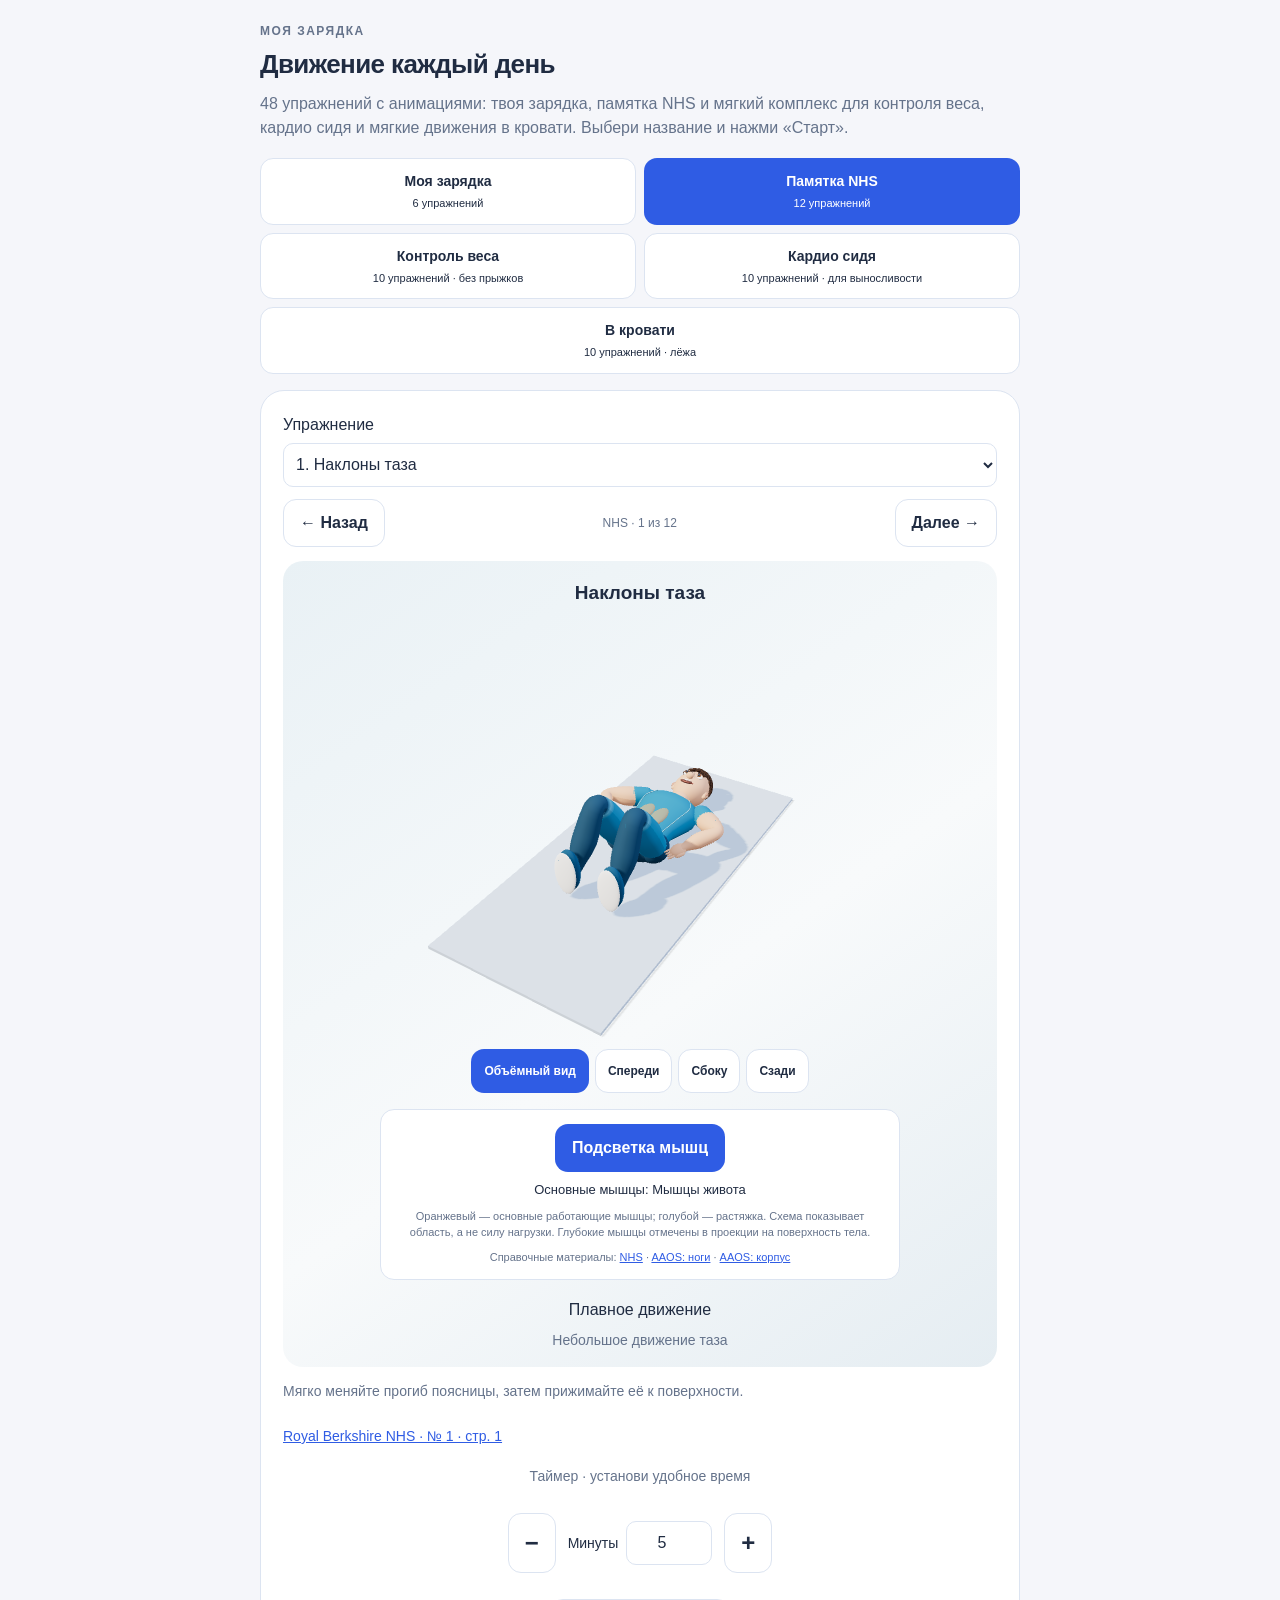
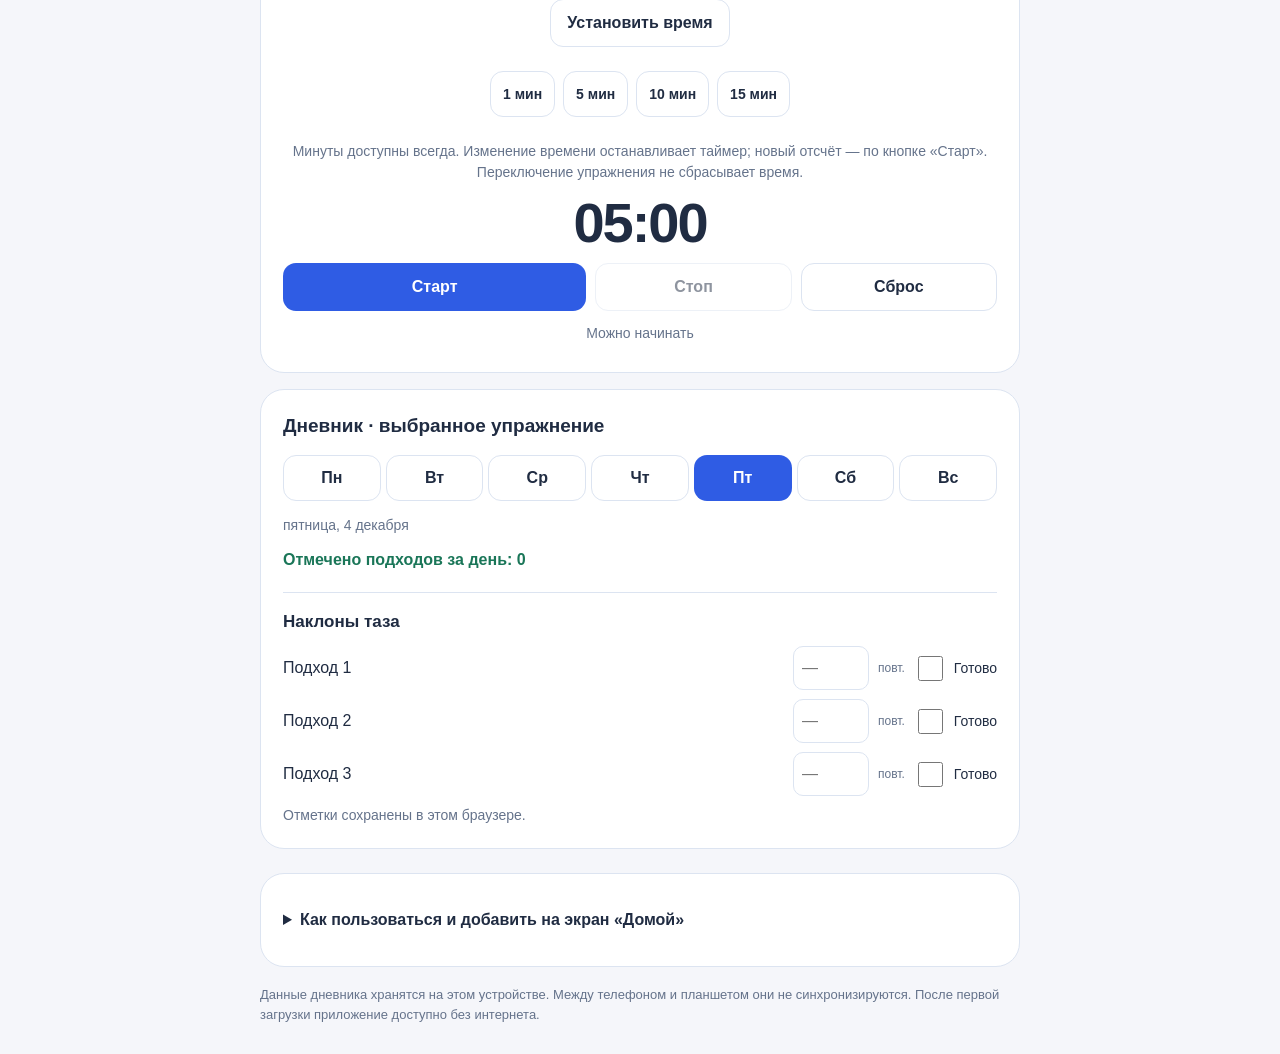
<file: index.html>
<!doctype html>
<html lang="ru"><head><meta charset="utf-8"><meta name="viewport" content="width=device-width,initial-scale=1,viewport-fit=cover"><meta name="theme-color" content="#2f5ce4"><meta name="apple-mobile-web-app-capable" content="yes"><meta name="apple-mobile-web-app-title" content="Зарядка"><meta name="apple-mobile-web-app-status-bar-style" content="default"><meta name="description" content="Личный дневник зарядки с анимациями упражнений, таймером и отметками подходов."><title>Моя зарядка</title><link rel="stylesheet" href="./style.css?v=15"><link rel="manifest" href="./manifest.webmanifest"><link rel="apple-touch-icon" href="./assets/apple-touch-icon.png"><link rel="icon" href="./assets/icon-192.png"></head><body><main>
<div id="morning-workout-animated">
  <section data-screen="workout">
    <div class="viz-row" style="justify-content:space-between">
      <div><div class="eyebrow">Моя зарядка</div><h2>Движение каждый день</h2></div>
      
    </div>
    <p class="intro">48 упражнений с анимациями: твоя зарядка, памятка NHS и мягкий комплекс для контроля веса, кардио сидя и мягкие движения в кровати. Выбери название и нажми «Старт».</p>
    <nav class="block-picker" aria-label="Блоки упражнений">
      <button type="button" class="btn" data-action="group-personal">Моя зарядка <small>6 упражнений</small></button>
      <button type="button" class="btn" data-action="group-nhs">Памятка NHS <small>12 упражнений</small></button>
      <button type="button" class="btn" data-action="group-weight">Контроль веса <small>10 упражнений · без прыжков</small></button>
      <button type="button" class="btn" data-action="group-cardio">Кардио сидя <small>10 упражнений · для выносливости</small></button>
      <button type="button" class="btn" data-action="group-bed">В кровати <small>10 упражнений · лёжа</small></button>
    </nav>
    <p class="weight-guidance text-small" data-value="bed-guidance" hidden>Мягкие движения после пробуждения. Ляг удобно на спину, подальше от края; матрас должен поддерживать тело, рядом должно быть место для движения. Не нужно выполнять все 10 подряд. Начинай с небольшой комфортной амплитуды, без рывков и задержки дыхания. При боли, головокружении или ухудшении самочувствия остановись. Это подборка из памяток NHS, а не личное назначение: согласуй подходящие упражнения с физиотерапевтом. Повторы и время удержаний выбираются индивидуально. Подсветка мышц показывает напряжение, а не подъём тела.</p>
    <p class="weight-guidance text-small" data-value="cardio-guidance" hidden>Выбирай подходящие движения, не обязательно все подряд. Устойчивый стул, стопы достают до пола. Начни с лёгкой разминки; заверши постепенным замедлением. Дыши свободно, сохраняй возможность говорить. Делай паузы по самочувствию. При головокружении, боли в груди или необычной одышке остановись. При нарушении равновесия согласуй новые движения с физиотерапевтом. Это варианты для выбора, а не индивидуальная программа. Темп рисунка условный; в дневнике отмечаются секунды движения.</p>
    <p class="weight-guidance text-small" data-value="weight-guidance" hidden>Мягкий старт: выбирай комфортные движения и увеличивай нагрузку постепенно. Не обязательно делать все 10 подряд. Контроль веса зависит также от питания и регулярной активности. При боли или плохом самочувствии остановись; при ограничениях согласуй упражнения с врачом. Для упражнений со стулом нужна устойчивая опора без колёс.</p>
    <section class="paper">
      <label class="form-label">Упражнение<select class="form-control" data-value="exercise-picker" aria-label="Выберите упражнение"></select></label>
      <div class="viz-row exercise-navigation"><button type="button" class="btn" data-action="previous">← Назад</button><span class="text-small" data-value="exercise-origin">NHS · 1 из 12</span><button type="button" class="btn" data-action="next">Далее →</button></div>
      <div class="movement-stage">
      <h3 data-value="exercise-name">Подъём на носки</h3>
      <div class="three-stage" data-value="three-stage" hidden></div>
      <div class="view-controls" data-value="view-controls" hidden role="group" aria-label="Ракурс модели"><button class="btn" type="button" data-view="three" aria-pressed="true">Объёмный вид</button><button class="btn" type="button" data-view="front" aria-pressed="false">Спереди</button><button class="btn" type="button" data-view="side" aria-pressed="false">Сбоку</button><button class="btn" type="button" data-view="back" aria-pressed="false">Сзади</button></div>
      <svg data-value="movement" viewBox="0 0 360 260" role="img" aria-label="Нарисованная фигура показывает подъём пяток с опорой" style="width:100%;max-width:420px;display:block;margin:auto;color:var(--foreground)">
        <title data-value="movement-title">Подъём на носки</title>
        <g data-value="movement-art"></g>
      </svg>
      <div class="muscle-panel" data-value="muscle-panel" hidden><button type="button" class="btn" data-action="muscles" aria-pressed="true">Подсветка мышц</button><p data-value="muscle-label"></p><p class="text-small">Оранжевый — основные работающие мышцы; голубой — растяжка. Схема показывает область, а не силу нагрузки. Глубокие мышцы отмечены в проекции на поверхность тела.</p><p class="text-small">Справочные материалы: <a href="https://www.nhs.uk/live-well/exercise/strength-exercises/" target="_blank" rel="noopener">NHS</a> · <a href="https://www.orthoinfo.org/recovery/hip-conditioning-program/" target="_blank" rel="noopener">AAOS: ноги</a> · <a href="https://www.orthoinfo.org/recovery/spine-conditioning-program/" target="_blank" rel="noopener">AAOS: корпус</a></p></div>
      <div class="text-center" data-value="movement-phase">Пятки опущены</div>
      <div class="text-small text-center" data-value="movement-detail">Две стопы на полу · показ с опорой</div>
      </div>
      <div class="guidance" data-value="exercise-description"></div>
      <a data-value="exercise-source" class="source-link" target="_blank" rel="noopener" hidden></a>
      <div class="timer-area"><div class="text-small text-center">Таймер · установи удобное время</div>
      <div class="minute-editor"><button type="button" class="btn" data-action="minute-minus" aria-label="Уменьшить на одну минуту">−</button><label class="duration-label">Минуты <input class="form-control" type="number" min="1" max="180" step="1" inputmode="numeric" value="5" data-value="duration" aria-label="Длительность в минутах"></label><button type="button" class="btn" data-action="minute-plus" aria-label="Увеличить на одну минуту">+</button></div>
<div class="text-center"><button type="button" class="btn" data-action="apply-minutes">Установить время</button></div><div class="timer-presets" aria-label="Быстрый выбор минут"><button type="button" class="btn" data-action="minutes-1">1 мин</button><button type="button" class="btn" data-action="minutes-5">5 мин</button><button type="button" class="btn" data-action="minutes-10">10 мин</button><button type="button" class="btn" data-action="minutes-15">15 мин</button></div><p class="text-small text-center">Минуты доступны всегда. Изменение времени останавливает таймер; новый отсчёт — по кнопке «Старт». Переключение упражнения не сбрасывает время.</p>
      <h1 class="tabular-nums text-center" data-value="timer" role="timer">05:00</h1>
      <div class="viz-row timer-controls">
        <button type="button" class="btn btn-primary" data-action="start">Старт</button>
        <button type="button" class="btn" data-action="stop">Стоп</button>
        <button type="button" class="btn" data-action="reset">Сброс</button>
      </div>
      <div class="text-small text-center" data-value="timer-status" role="status">Можно начинать</div></div>
    </section>
    <section class="paper diary">
    <h3>Дневник · выбранное упражнение</h3>
    <div class="days" data-value="days" aria-label="Дни недели"></div>
    <div data-value="date" class="text-small"></div>
    <div data-value="progress" role="status" style="margin:12px 0"></div>
    <div data-value="exercises"></div>
    <p data-value="save-status" class="text-small" role="status"></p>
    </section>
    <section class="paper help-section">
    <details><summary>Как пользоваться и добавить на экран «Домой»</summary>
      <p>Выбери упражнение и нажми «Старт». Укажи от 1 до 180 минут. Кнопка «Старт» превращается в «Паузу», затем в «Продолжить». «Стоп» завершает занятие, «Сброс» возвращает выбранную длительность. Минуты доступны всегда: введи число, нажми «−» / «+» или выбери готовое время. Новая длительность останавливает отсчёт и ждёт кнопки «Старт». Отмечай подходы в дневнике самостоятельно: анимация не считает твои движения.</p>
      <p>В Safari: «Поделиться» → «На экран Домой» → «Открывать как веб-приложение», если переключатель показан → «Добавить».</p>
      <p>Повторения и темп анимации — настройки дневника и условный показ, а не назначенная нагрузка. Для упражнений NHS повторения и секунды оставлены пустыми. Выполняй упражнения из своей согласованной программы; при боли прекрати упражнение.</p>
      <p>Все 12 базовых упражнений NHS доступны в списке. Это библиотека демонстраций, а не назначение выполнять весь комплекс. Выбирай упражнения, согласованные с физиотерапевтом.</p>
    </details></section>
    <p class="footnote">Данные дневника хранятся на этом устройстве. Между телефоном и планшетом они не синхронизируются. После первой загрузки приложение доступно без интернета.</p>
  </section>
</div>

<noscript>Для анимации и дневника включи JavaScript в Safari.</noscript></main><script src="./exercises.js?v=15"></script><script src="./poses.js?v=15"></script><script src="./app.js?v=15"></script><script type="module" src="./trainer3d.js?v=15"></script></body></html>
</file>
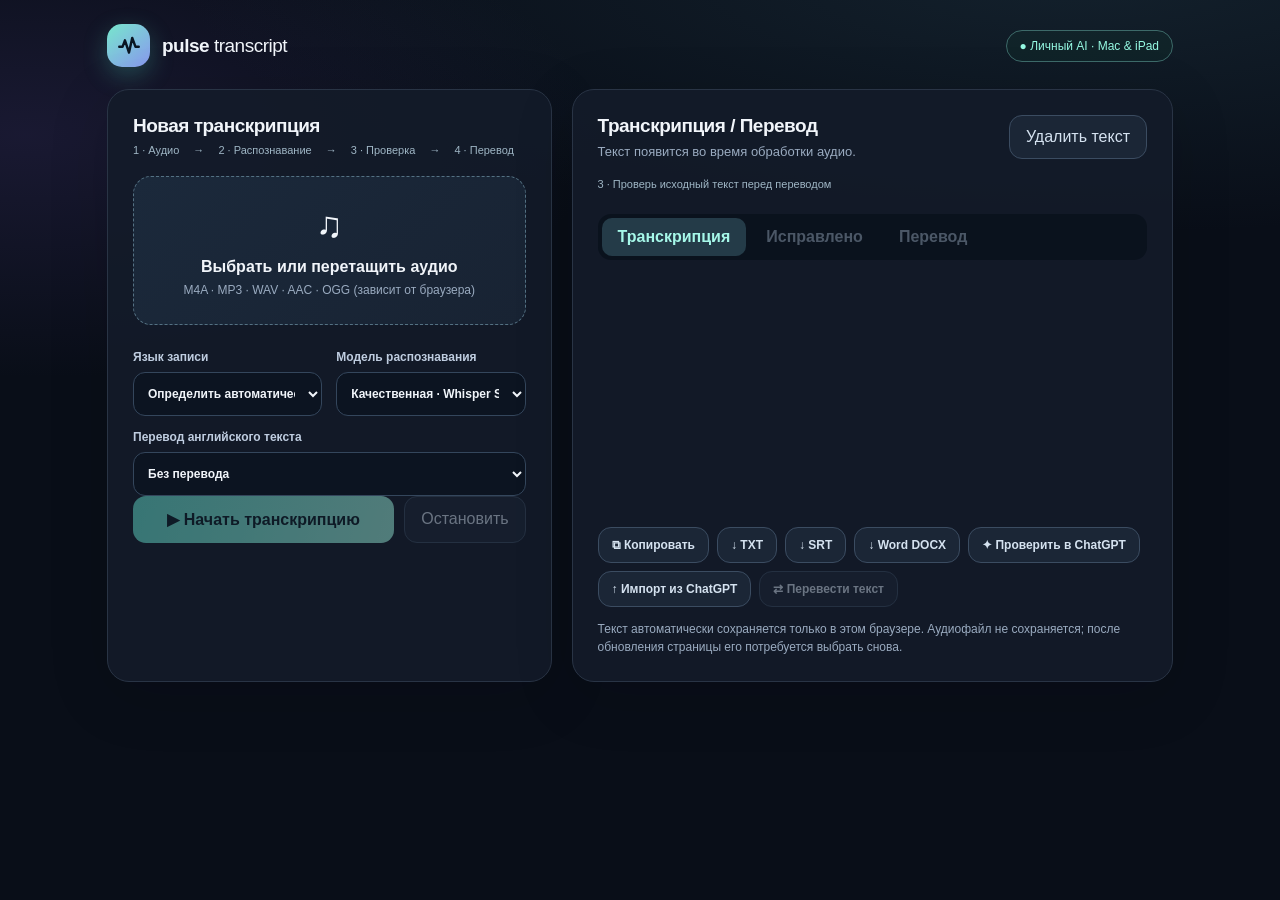
<file: pulse-transcript/index.html>
<!doctype html>
<html lang="ru">
<head>
<meta charset="utf-8">
<meta name="viewport" content="width=device-width,initial-scale=1,viewport-fit=cover">
<meta name="theme-color" content="#0b101b">
<meta name="description" content="Pulse Transcript — личная транскрипция аудио и перевод прямо в браузере.">
<link rel="manifest" href="./manifest.webmanifest">
<link rel="icon" href="./icon.svg" type="image/svg+xml">
<title>Pulse Transcript — личный транскрибатор</title>
<style>
:root{color-scheme:dark;--bg:#090e18;--panel:#131b29;--stroke:#293445;--muted:#9aabc0;--text:#f1f5fa;--cyan:#65e6d3;--violet:#9f91ff;--error:#ffb0ad;--radius:22px}
*{box-sizing:border-box}html{font-family:-apple-system,BlinkMacSystemFont,"SF Pro Display",Inter,Arial,sans-serif;background:var(--bg);scroll-behavior:smooth}body{margin:0;color:var(--text);min-height:100vh;background:radial-gradient(ellipse 70% 29% at 84% -3%,#294a594f,transparent),radial-gradient(ellipse 45% 27% at 2% 15%,#392e6457,transparent),var(--bg)}button,select,textarea,input{font:inherit}button{cursor:pointer;touch-action:manipulation}button:disabled{opacity:.45;cursor:not-allowed}button:focus-visible,select:focus-visible,textarea:focus-visible,.drop:focus-visible{outline:3px solid var(--cyan);outline-offset:3px}a{color:var(--cyan)}.wrap{max-width:1110px;margin:auto;padding:24px 22px 65px}header{display:flex;align-items:center;justify-content:space-between;gap:15px;margin-bottom:22px}.brand{display:flex;gap:12px;align-items:center;font-size:19px;font-weight:750;letter-spacing:-.5px}.logo{display:grid;place-items:center;width:43px;height:43px;background:linear-gradient(140deg,#77e7cc,#8998ef);border-radius:15px;color:#091522;box-shadow:0 8px 25px #4bcbb04a}.logo svg{width:26px;height:26px}.quiet{color:var(--muted);font-size:13px}.tag{border:1px solid #3d6a69;border-radius:40px;padding:8px 13px;font-size:12px;color:#95f9e2;background:#12352e4f}.hero{max-width:770px;margin-bottom:29px}.eyebrow{font-size:11px;text-transform:uppercase;letter-spacing:3px;color:var(--cyan);font-weight:750}.hero h1{font-size:clamp(36px,5vw,61px);line-height:1.08;letter-spacing:-2.3px;font-weight:760;margin:13px 0 18px}.gradient{background:linear-gradient(105deg,#70e4d2 0%,#98aaff 84%);-webkit-background-clip:text;background-clip:text;color:transparent}.hero p{font-size:16px;color:#b0bfd1;line-height:1.55;max-width:640px}.layout{display:grid;grid-template-columns:minmax(0,.85fr) minmax(0,1.15fr);gap:20px;align-items:stretch}.panel{background:#131b29e8;border:1px solid var(--stroke);border-radius:var(--radius);padding:25px;box-shadow:0 14px 60px #02050c25}.panel h2{margin:0 0 5px;font-size:19px;letter-spacing:-.5px}.stage-hint{color:#9fb6c5;font-size:11px;line-height:1.6;margin:4px 0 16px}.panel .sub{font-size:13px;color:var(--muted);margin:0 0 20px;line-height:1.5}.drop{border:1.5px dashed #547183;border-radius:18px;background:linear-gradient(140deg,#1b293b,#182333);padding:27px 16px;text-align:center;transition:.2s;cursor:pointer}.drop:hover,.drop.drag{border-color:var(--cyan);background:#1e3843}.drop .big{font-size:36px;display:block;margin-bottom:12px}.drop strong{display:block;font-size:16px}.drop small{display:block;color:var(--muted);font-size:12px;margin-top:7px}.fileinfo{padding:13px 0 3px;color:#cfe0ee;font-size:13px;overflow-wrap:anywhere}.fileinfo:empty{display:none}.settings{display:grid;grid-template-columns:1fr 1fr;gap:14px;margin-top:17px}label.field{display:grid;gap:8px;font-size:12px;font-weight:650;color:#bfcde0}select{width:100%;min-width:0;background:#0c1421;border:1px solid #34465c;color:#f1f5fa;border-radius:12px;padding:13px 10px}.span{grid-column:1/-1}.note{font-size:12px;line-height:1.5;color:var(--muted);margin:13px 0 20px}.controls{display:flex;gap:10px;flex-wrap:wrap}.primary{background:linear-gradient(105deg,var(--cyan),#9ef4df);color:#0a1d26;border:0;border-radius:13px;font-weight:800;padding:14px 19px;flex:1}.secondary{border:1px solid #3b4c61;color:#d5e2f0;background:#1b2636;border-radius:13px;padding:12px 16px}.primary:not(:disabled):active,.secondary:not(:disabled):active{transform:scale(.98)}.progress{margin-top:21px;padding:15px;border:1px solid #33485a;border-radius:15px;background:#0e1825}.progress[hidden],.result[hidden],#player[hidden]{display:none}.progress .between{display:flex;gap:10px;justify-content:space-between;font-size:12px;color:#b6c7d8}.bar{height:7px;background:#283545;border-radius:20px;overflow:hidden;margin:12px 0}.fill{background:linear-gradient(90deg,#70e4cf,#9786ff);height:100%;width:0;transition:width .3s}.msg{font-size:13px;color:#e0f3ea;line-height:1.45;overflow-wrap:anywhere}#player{width:100%;margin-top:10px;height:42px}#player::-webkit-media-controls-panel{background:#d4e5e8}.feature{display:grid;gap:12px}.featureitem{padding:14px 15px;border:1px solid #304052;border-radius:15px;display:flex;gap:11px;align-items:start}.dot{min-width:27px;height:27px;border-radius:9px;display:grid;place-items:center;background:#21423c;color:#9af6dd}.featureitem strong{font-size:13px}.featureitem div small{display:block;color:var(--muted);font-size:12px;margin-top:3px;line-height:1.4}.result{margin-top:0;min-height:560px;display:flex;flex-direction:column}.result .editor{flex:1;min-height:240px;max-height:65vh;overflow-y:auto}.result .export{margin-top:auto;padding-top:14px}.resulthead{display:flex;align-items:start;justify-content:space-between;gap:10px;flex-wrap:wrap}.tabs{display:inline-flex;gap:4px;padding:4px;background:#0a121d;border-radius:13px;margin:21px 0 13px}.tab{border:0;border-radius:10px;padding:10px 16px;background:transparent;color:var(--muted);font-weight:650}.tab.active{background:#243b48;color:#a6f8e9}.editor{display:grid;gap:10px;max-height:500px;overflow:auto;padding-right:4px}.segment{display:grid;grid-template-columns:69px minmax(0,1fr);gap:10px}.time{background:transparent;color:#77ddcf;border:none;font-size:12px;text-align:left;padding:11px 2px;align-self:start;font-variant-numeric:tabular-nums}.segment textarea{width:100%;min-height:80px;resize:vertical;background:#0d1623;color:#f4f7fa;border:1px solid #304154;border-radius:12px;padding:12px;line-height:1.55;font-size:14px}.export{display:flex;flex-wrap:wrap;gap:8px;margin-top:18px}.export button{padding:10px 13px;font-size:12px;font-weight:650}.fine{color:#9baec1;font-size:12px;line-height:1.6;margin-top:25px;border-top:1px solid #2c3948;padding-top:18px}.note b{color:#d3e0ed}footer{display:none}.warning{color:var(--error)}.hidden{display:none!important}
@media(max-width:760px){header{margin-bottom:18px}.layout{grid-template-columns:1fr}.wrap{padding:18px 15px 55px}.panel{padding:20px}.hero h1{letter-spacing:-1.7px}.hero p{font-size:14px}.settings{gap:12px}.result{min-height:400px}.result .editor{min-height:200px;max-height:55vh}.featureitem{padding:12px}.tag{font-size:10px;padding:7px 9px}}
@media(max-width:480px){.feature{grid-template-columns:1fr}.settings{grid-template-columns:1fr}.span{grid-column:auto}.brand{font-size:16px}.tag{max-width:115px;text-align:center}.resulthead{display:block}}
@media(prefers-reduced-motion:reduce){*,*:before,*:after{scroll-behavior:auto!important;transition:none!important}}
</style>
</head>
<body>
<div class="wrap">
<header>
<div class="brand"><div class="logo" aria-hidden="true"><svg viewBox="0 0 32 32" fill="none"><path d="M4 17h4l3-8 5 15 4-18 4 11h4" stroke="currentColor" stroke-width="3" stroke-linecap="round" stroke-linejoin="round"/></svg></div><span>pulse <span style="font-weight:430">transcript</span></span></div>
<span class="tag">● Личный AI · Mac & iPad</span>
</header>
<div class="layout">
<section class="panel" aria-label="Загрузка и настройки">
<h2>Новая транскрипция</h2><div class="stage-hint">1 · Аудио　 →　 2 · Распознавание　 →　 3 · Проверка　 →　 4 · Перевод</div>
<div class="drop" id="drop" tabindex="0" role="button" aria-label="Выбрать аудиофайл"><span class="big">♫</span><strong>Выбрать или перетащить аудио</strong><small>M4A · MP3 · WAV · AAC · OGG (зависит от браузера)</small></div>
<input type="file" id="file" accept="audio/*,.m4a,.mp3,.wav,.aac,.ogg,.mp4" class="hidden">
<div id="fileinfo" class="fileinfo" aria-live="polite"></div><div class="controls" style="margin-top:8px"><button class="secondary" id="repair" disabled hidden>♫ Исправить аудио (WAV)</button></div>
<audio id="player" controls hidden preload="metadata"></audio>
<div class="settings">
<label class="field">Язык записи<select id="language"><option value="auto">Определить автоматически</option><option value="en">Английский</option><option value="ru">Русский</option><option value="uk">Украинский</option></select></label>
<label class="field">Модель распознавания<select id="model"><option value="small">Качественная · Whisper Small</option><option value="base">Стандартная · Whisper Base</option><option value="tiny">Быстрая · Whisper Tiny</option></select></label>
<label class="field span">Перевод английского текста<select id="target"><option value="none">Без перевода</option><option value="ru">На русский</option><option value="uk">На украинский</option></select></label>
</div>

<div class="controls"><button class="primary" id="start" disabled>▶ Начать транскрипцию</button><button class="secondary" id="cancel" disabled>Остановить</button></div>
<div class="progress" id="progress" hidden aria-live="polite">
<div class="between"><span id="stage">Подготовка…</span><span id="percent">0%</span></div><div class="bar"><div class="fill" id="fill"></div></div><div id="msg" class="msg">Ожидание</div>
</div>
</section>
<section class="panel result" id="result">
<div class="resulthead"><div><h2 id="resulttitle">Транскрипция / Перевод</h2><p class="sub" id="resultsub" style="margin-bottom:0">Текст появится во время обработки аудио.</p></div><button class="secondary" id="clear">Удалить текст</button></div>
<div class="stage-hint" style="margin:14px 0 0">3 · Проверь исходный текст перед переводом</div><div class="tabs" role="tablist"><button class="tab active" id="taboriginal" role="tab" aria-selected="true">Транскрипция</button><button class="tab" id="tabcorrected" role="tab" aria-selected="false" disabled>Исправлено</button><button class="tab" id="tabtranslated" role="tab" aria-selected="false" disabled>Перевод</button></div>
<div id="editor" class="editor" aria-live="polite"></div>
<div class="export">
<button class="secondary" id="copy">⧉ Копировать</button>
<button class="secondary" id="txt">↓ TXT</button>
<button class="secondary" id="srt">↓ SRT</button>
<button class="secondary" id="docx">↓ Word DOCX</button>
<button class="secondary" id="chatgpt" title="Копирует текст с инструкцией и открывает ChatGPT">✦ Проверить в ChatGPT</button>
<button class="secondary" id="showimport">↑ Импорт из ChatGPT</button>
<button class="secondary" id="correct" hidden disabled>✎ Исправить на Mac</button><button class="secondary" id="translate">⇄ Перевести текст</button>
</div>
<div id="editorSettings" hidden style="margin-top:12px">
 <div class="settings"><label class="field">Локальная модель<select id="editorProvider"><option value="bionic">Bionic · Qwen 3.5 9B (LM Studio)</option><option value="ollama">Ollama · локальная Qwen</option></select></label><label class="field">Редакция<select id="editorMode"><option value="literary">Литературная, без изменения смысла</option><option value="faithful">Минимальные исправления</option></select></label></div>
</div>
<div id="importArea" hidden style="margin-top:12px">
 <label class="field">Исправленный ответ из ChatGPT<textarea id="importText" rows="5" style="width:100%;min-height:100px;background:#0d1623;color:#f4f7fa;border:1px solid #304154;border-radius:12px;padding:12px" placeholder="Вставь сюда полный ответ ChatGPT с метками [[0001]], [[0002]]…"></textarea></label>
 <div class="controls" style="margin-top:8px"><button class="secondary" id="applyImport">Применить исправления</button><button class="secondary" id="closeImport">Закрыть</button></div>
</div>
<p class="note" style="margin-bottom:0">Текст автоматически сохраняется только в этом браузере. Аудиофайл не сохраняется; после обновления страницы его потребуется выбрать снова.</p>
</section>
</div>

<footer>Pulse Transcript · персональный проект · локальная обработка AI</footer>
</div>
<script type="module">
const el = (id) => document.getElementById(id);
const state = { file:null, url:null, chunks:[], transcribed:false, translated:false, view:"text", running:false, macRunning:false, stop:false, name:"Транскрипция", source:"auto" };
const modelCache = new Map();let verifiedAudio = null;
let pipelineLib = null;
const storageKey = "pulse-transcript-v01";
function status(text, pct){el("progress").hidden=false;el("stage").textContent=text; const p=Math.max(0,Math.min(100,Math.round(pct||0)));el("percent").textContent=p+"%";el("fill").style.width=p+"%";}
function message(str, isError=false){el("progress").hidden=false;el("msg").textContent=str;el("msg").className="msg"+(isError?" warning":"");}
function buttons(){el("repair").disabled=!state.file||state.running;el("start").disabled=!state.file||state.running;el("cancel").disabled=!state.running||state.macRunning;el("translate").disabled=state.running||!state.transcribed;el("correct").disabled=state.running||!state.transcribed||!macBridgeReady;el("clear").disabled=state.running;}
function isVideoFile(file){return /\.(mp4|m4v|mov|webm)$/i.test(file?.name||"") || /^video\//.test(file?.type||"");}
async function playerDuration(){
 const player=el("player");
 if(Number.isFinite(player.duration)&&player.duration>0)return player.duration;
 return new Promise(resolve=>{
  const done=()=>{cleanup();resolve(Number.isFinite(player.duration)&&player.duration>0?player.duration:null);};
  const cleanup=()=>{clearTimeout(timer);player.removeEventListener("loadedmetadata",done);player.removeEventListener("durationchange",done);player.removeEventListener("error",done);};
  const timer=setTimeout(done,4000);
  player.addEventListener("loadedmetadata",done,{once:true});
  player.addEventListener("durationchange",done,{once:true});
  player.addEventListener("error",done,{once:true});
 });
}
function filePicked(file){if(!file)return; if(state.running){message("Останови текущую обработку прежде чем менять файл.",true);return;}if(state.url)URL.revokeObjectURL(state.url);state.file=file;verifiedAudio=null;el("repair").hidden=false;state.url=URL.createObjectURL(file);el("player").src=state.url;el("player").hidden=false;el("fileinfo").textContent=file.name+" · "+(file.size/1048576).toFixed(1)+" МБ"; if(isVideoFile(file)){status("Видеофайл MP4/MOV",0);message("Видеофайлы иногда декодируются в Safari не полностью. Перед началом приложение сверит длительность звука с длительностью файла. Если есть расхождение, извлеки аудио в M4A.",false);}buttons();}
el("drop").addEventListener("click",()=>el("file").click());el("drop").addEventListener("keydown",e=>{if(e.key==="Enter"||e.key===" "){e.preventDefault();el("file").click();}});
el("file").addEventListener("change",e=>filePicked(e.target.files[0]));
for(const ev of ["dragover","dragenter"])el("drop").addEventListener(ev,e=>{e.preventDefault();el("drop").classList.add("drag");});
for(const ev of ["dragleave","drop"])el("drop").addEventListener(ev,e=>{e.preventDefault();el("drop").classList.remove("drag");});
el("drop").addEventListener("drop",e=>filePicked(Array.from(e.dataTransfer.files).find(f=>f.type.startsWith("audio/"))||e.dataTransfer.files[0]));
function save(){try{localStorage.setItem(storageKey,JSON.stringify({name:state.name,chunks:state.chunks,source:state.source}));}catch(e){message("Текст готов, но не удалось сохранить его в памяти браузера. Скачай TXT.",true);}}
function load(){try{const data=JSON.parse(localStorage.getItem(storageKey)||"null");if(data&&Array.isArray(data.chunks)&&data.chunks.length){state.name=String(data.name||"Транскрипция");state.chunks=data.chunks.map(c=>({start:Number(c.start)||0,end:Number(c.end)||0,text:String(c.text||""),raw:String(c.raw??c.text??""),warning:!!c.warning,corrected:String(c.corrected||""),translation:String(c.translation||"")}));state.source=String(data.source||"auto");state.transcribed=true;state.translated=state.chunks.some(c=>c.translation);render();}}catch(e){}}
const time = (s)=>{const n=Math.max(0,Math.floor(s));return String(Math.floor(n/3600)).padStart(2,"0")+":"+String(Math.floor(n%3600/60)).padStart(2,"0")+":"+String(n%60).padStart(2,"0");};
function render(){el("result").hidden=false; if(!state.transcribed){el("resulttitle").textContent="Транскрипция / Перевод";el("resultsub").textContent="Текст появится во время обработки аудио.";el("editor").replaceChildren();el("tabtranslated").disabled=true;el("tabcorrected").disabled=true;el("clear").disabled=true;el("translate").disabled=true;return;}el("resulttitle").textContent=state.name;el("resultsub").textContent=state.chunks.length+" фрагментов · "+state.chunks.filter(x=>x.warning).length+" требуют проверки";el("tabtranslated").disabled=!state.translated;el("tabcorrected").disabled=!state.chunks.some(c=>c.corrected);el("taboriginal").classList.toggle("active",state.view==="text");el("tabcorrected").classList.toggle("active",state.view==="corrected");el("tabtranslated").classList.toggle("active",state.view==="translation");el("taboriginal").setAttribute("aria-selected",state.view==="text");el("tabtranslated").setAttribute("aria-selected",state.view==="translation");el("tabcorrected").setAttribute("aria-selected",state.view==="corrected");const container=el("editor");container.replaceChildren();state.chunks.forEach((chunk,i)=>{const line=document.createElement("div");line.className="segment";const t=document.createElement("button");t.className="time";t.type="button";t.textContent=time(chunk.start);t.title="Прослушать с этой секунды";t.addEventListener("click",()=>{if(state.url){el("player").currentTime=chunk.start;el("player").play().catch(()=>{});}else message("Для прослушивания снова выбери исходный аудиофайл.");});const area=document.createElement("textarea");if(chunk.warning){area.style.borderColor="#a96664";area.title="Распознавание сомнительно — проверь по аудио";}area.setAttribute("aria-label","Фрагмент "+(i+1)+(chunk.warning?", проверь по записи":""));area.value=state.view==="translation"?chunk.translation:state.view==="corrected"?chunk.corrected:chunk.text;area.addEventListener("input",()=>{chunk[state.view==="translation"?"translation":state.view==="corrected"?"corrected":"text"]=area.value;if(state.view==="text"){chunk.warning=false;area.style.borderColor="";}save();});line.append(t,area);container.append(line);});buttons();}
function lineText(c){return state.view==="translation"?c.translation:state.view==="corrected"?c.corrected:c.text;}
function currentLines(){return state.chunks.map(lineText);}
function plain(){return currentLines().filter(s=>s.trim()).join("\n\n");}
function download(name,blob){const url=URL.createObjectURL(blob),a=document.createElement("a");a.href=url;a.download=name;document.body.append(a);a.click();a.remove();setTimeout(()=>URL.revokeObjectURL(url),10000);}
function baseName(){return(state.name||"transcript").replace(/\.[^.]+$/,"").replace(/[\\/:*?"<>|]+/g,"_").slice(0,90);}
function textBlob(t,mime){return new Blob(["\ufeff",t],{type:mime||"text/plain;charset=utf-8"});}
function srtString(){return state.chunks.map((c,i)=>{const fmt=n=>time(n).replace(".",",")+",000";return (i+1)+"\n"+fmt(c.start)+" --> "+fmt(c.end)+"\n"+lineText(c).trim()+"\n";}).join("\n");}
function xmlEscape(s){return String(s).replace(/&/g,"&amp;").replace(/</g,"&lt;").replace(/>/g,"&gt;").replace(/"/g,"&quot;").replace(/'/g,"&apos;");}
function docxXml(){const par=(text)=>"<w:p><w:r><w:t xml:space=\"preserve\">"+xmlEscape(text)+"</w:t></w:r></w:p>";return '<?xml version="1.0" encoding="UTF-8" standalone="yes"?><w:document xmlns:w="http://schemas.openxmlformats.org/wordprocessingml/2006/main"><w:body>'+par(state.name)+state.chunks.map(c=>par("["+time(c.start)+"] "+lineText(c))).join("")+"<w:sectPr/></w:body></w:document>";}
async function saveDocx(){try{const mod=await import("https://cdn.jsdelivr.net/npm/fflate@0.8.2/esm/browser.js");const enc=new TextEncoder();const files={"[Content_Types].xml":enc.encode('<?xml version="1.0" encoding="UTF-8"?><Types xmlns="http://schemas.openxmlformats.org/package/2006/content-types"><Default Extension="rels" ContentType="application/vnd.openxmlformats-package.relationships+xml"/><Default Extension="xml" ContentType="application/xml"/><Override PartName="/word/document.xml" ContentType="application/vnd.openxmlformats-officedocument.wordprocessingml.document.main+xml"/></Types>'),"_rels/.rels":enc.encode('<?xml version="1.0" encoding="UTF-8"?><Relationships xmlns="http://schemas.openxmlformats.org/package/2006/relationships"><Relationship Id="rId1" Type="http://schemas.openxmlformats.org/officeDocument/2006/relationships/officeDocument" Target="word/document.xml"/></Relationships>'),"word/document.xml":enc.encode(docxXml())};download(baseName()+(state.view==="translation"?"-перевод":state.view==="corrected"?"-исправлено":"")+".docx",new Blob([mod.zipSync(files)],{type:"application/vnd.openxmlformats-officedocument.wordprocessingml.document"}));}catch(err){message("Не удалось создать DOCX: "+err.message+". Можно сохранить TXT.",true);}}
el("taboriginal").addEventListener("click",()=>{state.view="text";render();});el("tabtranslated").addEventListener("click",()=>{if(state.translated){state.view="translation";render();}});
el("tabcorrected").addEventListener("click",()=>{if(state.chunks.some(c=>c.corrected)){state.view="corrected";render();}});
el("copy").addEventListener("click",async()=>{try{await navigator.clipboard.writeText(plain());message("Текст скопирован.");}catch(e){message("Не удалось скопировать. Выбери и скопируй текст вручную.",true);}});
el("txt").addEventListener("click",()=>download(baseName()+(state.view==="translation"?"-перевод":state.view==="corrected"?"-исправлено":"")+".txt",textBlob(plain())));
el("srt").addEventListener("click",()=>download(baseName()+(state.view==="translation"?"-перевод":state.view==="corrected"?"-исправлено":"")+".srt",textBlob(srtString())));
el("docx").addEventListener("click",saveDocx);
el("clear").addEventListener("click",()=>{if(!confirm("Удалить сохранённый текст транскрипции?"))return;localStorage.removeItem(storageKey);state.chunks=[];state.transcribed=false;state.translated=false;state.view="text";render();});
el("cancel").addEventListener("click",()=>{state.stop=true;message("Остановка после текущего фрагмента…");});
function toggleRunning(on){state.running=on;buttons();el("language").disabled=on;el("model").disabled=on;el("target").disabled=on;}
async function lib(){if(!pipelineLib){const mod=await import("https://cdn.jsdelivr.net/npm/@huggingface/transformers@3.8.1");pipelineLib=mod.pipeline;mod.env.allowLocalModels=false;}return pipelineLib;}
async function getAsr(){const model="onnx-community/whisper-"+el("model").value;const device=navigator.gpu?"webgpu":"wasm";const key=model+":"+device;if(modelCache.has(key))return modelCache.get(key);status("Загрузка модели распознавания",2);message("При первом запуске загружаются файлы модели. Это может занять некоторое время.");const pipe=await lib();let asr;try{asr=await pipe("automatic-speech-recognition",model,{device:device,dtype:device==="webgpu"?{encoder_model:"fp32",decoder_model_merged:"q4"}:"q8",progress_callback:(x)=>{if(x.status==="progress"&&Number.isFinite(x.progress)){status("Загрузка модели",Math.min(9,x.progress*.09));message("Загружается "+(x.file||"")+" — "+Math.round(x.progress)+"%");}}});}catch(e){if(device!=="webgpu")throw e;message("WebGPU недоступен для этой модели. Пробую режим CPU…");asr=await pipe("automatic-speech-recognition",model,{device:"wasm",dtype:"q8"});}modelCache.set(key,asr);return asr;}
async function getTranslator(target){const key="translation:"+target;if(modelCache.has(key))return modelCache.get(key);const model=target==="ru"?"Xenova/opus-mt-en-ru":"Xenova/opus-mt-en-uk";status("Загрузка модели перевода",88);message("Модель перевода загружается впервые. Для длинного текста перевод может занимать время.");const fn=await lib();const tr=await fn("translation",model,{device:"wasm",dtype:"q8"});modelCache.set(key,tr);return tr;}
function normalWords(s){return String(s).toLocaleLowerCase("uk").replace(/[^\p{L}\p{N}\s]/gu," ").trim().split(/\s+/).filter(Boolean);}
function removeOverlap(previous,current){
 const left=normalWords(previous),right=normalWords(current);
 // Avoid deleting repeated speech unless there are at least three exactly matching words.
 for(let count=Math.min(20,left.length,right.length);count>=3;count--){
  if(left.slice(-count).join(" ")===right.slice(0,count).join(" ")){
   const parts=current.match(/\S+\s*/g)||[];
   return parts.slice(count).join("").trim();
  }
 }
 return current;
}
function problematicText(t){
 const words=normalWords(t);
 if(words.length<12)return false;
 if(isLooping(t))return true;
 const freq=new Map();
 for(let i=0;i+1<words.length;i++){const k=words[i]+" "+words[i+1];freq.set(k,(freq.get(k)||0)+1);}
 return [...freq.values()].some(n=>n>=7);
}
function scoreTranscript(t){
 const words=normalWords(t);if(!words.length)return 0;
 const uniques=new Set(words);
 const repetitive=problematicText(t);
 return (repetitive?-100:0)+uniques.size/words.length*40+Math.min(words.length,95)/10;
}
function isQuiet(samples){let energy=0;for(let i=0;i<samples.length;i+=8)energy+=samples[i]*samples[i];return Math.sqrt(energy/Math.ceil(samples.length/8))<0.002;}function isLooping(text){const words=String(text).toLowerCase().split(/\s+/).filter(Boolean);if(words.length<15)return false;const freq=new Map();for(let i=0;i+2<words.length;i++){const k=words.slice(i,i+3).join(" ");freq.set(k,(freq.get(k)||0)+1);}return Math.max(0,...freq.values())>=5;}function convertSegment(buffer,begin,end){const sr=buffer.sampleRate,channels=[];for(let i=0;i<buffer.numberOfChannels;i++)channels.push(buffer.getChannelData(i));const count=Math.max(1,Math.ceil((end-begin)*16000)),out=new Float32Array(count);for(let i=0;i<count;i++){const at=(begin+i/16000)*sr;const p=Math.min(channels[0].length-1,Math.floor(at));const next=Math.min(channels[0].length-1,p+1);const frac=at-p;let v=0;for(const ch of channels)v+=ch[p]*(1-frac)+ch[next]*frac;out[i]=v/channels.length;}return out;}
async function doTranslation(){const target=el("target").value;if(target==="none")return;if(state.source!=="en"){message("Перевод работает для английской речи. Для нового файла выбери язык «Английский».",true);return;}const tr=await getTranslator(target);for(let i=0;i<state.chunks.length;i++){if(state.stop)break;const source=(state.chunks[i].corrected||state.chunks[i].text).trim();status("Перевод текста",88+12*i/Math.max(1,state.chunks.length));message("Фрагмент "+(i+1)+" из "+state.chunks.length);if(!source){state.chunks[i].translation="";continue;}const res=await tr(source,{max_new_tokens:256});state.chunks[i].translation=String(res[0]?.translation_text||res[0]?.generated_text||"");save();}state.translated=state.chunks.some(c=>c.translation);if(state.translated)state.view="translation";save();render();}


async function bounded(promise,ms,step){
 let timer;
 try{
  return await Promise.race([promise,new Promise((_,reject)=>{timer=setTimeout(()=>reject(new Error(step+": превышено время ожидания. Проверь подключение к интернету и попробуй ещё раз.")),ms);})]);
 }finally{clearTimeout(timer);}
}
el("repair").addEventListener("click",async()=>{
 if(!state.file||state.running)return;
 const original=state.file;
 state.stop=false;
 toggleRunning(true);
 status("Подготовка FFmpeg",1);
 message("Загружаю конвертер. Для первого запуска нужен интернет.");
 let ffmpeg,coreBlobURL,wasmBlobURL;
 try{
   const [m,u]=await bounded(Promise.all([
     import("https://cdn.jsdelivr.net/npm/@ffmpeg/ffmpeg@0.12.15/dist/esm/index.js"),
     import("https://cdn.jsdelivr.net/npm/@ffmpeg/util@0.12.2/dist/esm/index.js")
   ]),90000,"Загрузка модулей FFmpeg");
   if(state.stop)throw new Error("Отменено.");
   ffmpeg=new m.FFmpeg();
   const base="https://cdn.jsdelivr.net/npm/@ffmpeg/core@0.12.10/dist/esm";
   status("Загрузка JavaScript-ядра",10);
   message("Скачиваю файлы FFmpeg с сервера.");
   coreBlobURL=await bounded(u.toBlobURL(base+"/ffmpeg-core.js","text/javascript"),90000,"Загрузка ffmpeg-core.js");
   status("Загрузка WebAssembly-ядра",30);
   message("Скачиваю WebAssembly. Это самый большой компонент.");
   wasmBlobURL=await bounded(u.toBlobURL(base+"/ffmpeg-core.wasm","application/wasm"),120000,"Загрузка ffmpeg-core.wasm");
   if(state.stop)throw new Error("Отменено.");
   status("Запуск FFmpeg",65);
   message("Запускаю отдельный поток конвертации.");
   const classWorkerURL=new URL("./ffmpeg-loader-worker.js",document.baseURI).href;
   await bounded(ffmpeg.load({classWorkerURL,coreURL:coreBlobURL,wasmURL:wasmBlobURL}),90000,"Запуск FFmpeg Worker");
   if(state.stop)throw new Error("Отменено.");
   status("Чтение файла",70);
   message("Передаю исходную запись в FFmpeg.");
   const extension=(original.name.split(".").pop()||"m4a").replace(/[^a-z0-9]/gi,"").slice(0,8);
   const source="input."+extension;
   await ffmpeg.writeFile(source,await u.fetchFile(original));
   let lastProgress=0;
   ffmpeg.on("progress",({progress})=>{
     if(Number.isFinite(progress)&&progress>=0&&progress<=1){
       const p=Math.round(progress*100);
       if(p>=lastProgress){lastProgress=p;status("Конвертация в WAV",70+Math.min(24,Math.round(progress*24)));message("Обработка записи: "+p+"%. Не закрывай эту вкладку.");}
     }
   });
   if(state.stop)throw new Error("Отменено.");
   status("Конвертация в WAV",70);
   message("FFmpeg преобразует исходную запись в WAV 16 кГц (моно).");
   const rc=await bounded(ffmpeg.exec(["-i",source,"-vn","-ar","16000","-ac","1","-c:a","pcm_s16le","fixed.wav"]),600000,"Конвертация аудио");
   if(rc!==0)throw new Error("FFmpeg не смог прочитать аудиодорожку (код "+rc+").");
   status("Сохранение WAV",95);
   const raw=await ffmpeg.readFile("fixed.wav");
   const wav=new File([new Uint8Array(raw)],original.name.replace(/\.[^.]+$/,"")+"-fixed.wav",{type:"audio/wav"});
   if(!wav.size||wav.size<1000)throw new Error("Созданный WAV пуст.");
   toggleRunning(false);
   filePicked(wav);
   status("Аудио преобразовано",100);
   message("WAV готов: "+(wav.size/1048576).toFixed(1)+" МБ. Сверь его длительность в плеере с оригиналом и нажми «Начать транскрипцию».");
 }catch(error){
   status("Не удалось преобразовать",0);
   message("Не удалось загрузить или запустить FFmpeg: "+(error?.message||error)+". Исходный аудиофайл не изменён. Если ошибка повторяется, на Mac можно преобразовать запись через другое приложение, поддерживающее ALAC.",true);
 }finally{
   if(ffmpeg)try{ffmpeg.terminate();}catch(e){}
   if(coreBlobURL)URL.revokeObjectURL(coreBlobURL);
   if(wasmBlobURL)URL.revokeObjectURL(wasmBlobURL);
   toggleRunning(false);
 }
});

let macBridgeReady=false;
async function detectMacBridge(){
 const hostname=location.hostname;
 if(!(hostname==="localhost"||hostname==="127.0.0.1"||hostname.endsWith(".local")||/^10\.|^192\.168\.|^172\.(1[6-9]|2\d|3[01])\./.test(hostname)))return;
 try{
  const response=await fetch("/api/health",{cache:"no-store"});
  if(!response.ok)return;
  const data=await response.json();
  if(!data.ok||data.engine!=="mlx-whisper")return;
  const select=el("model");
  if(!select.querySelector('option[value="mac-turbo"]')){
    const option=document.createElement("option");
    option.value="mac-turbo";option.textContent="Mac · Whisper Large-v3 Turbo";
    select.prepend(option);
  }
  macBridgeReady=true;
  el("correct").hidden=false;
  el("editorSettings").hidden=false;
  select.value="mac-turbo";
  buttons();
  message("Mac-движок подключён. Распознавание выполняется локально на Mac через MLX.");
  status("Mac-движок готов",0);
 }catch(error){console.debug("Mac bridge not available",error);}
}
async function runMacTranscription(){
 if(!macBridgeReady){message("Mac-движок не подключён. Открой личный URL, показанный в Terminal на Mac.",true);return;}
 const token=new URLSearchParams(location.search).get("token");
 if(!token){message("Нет ключа доступа к Mac. Открой ссылку с token из Terminal.",true);return;}
 const language=el("language").value,target=el("target").value;
 if(target!=="none"&&language!=="en"){message("Для перевода выбери исходный язык «Английский».",true);return;}
 state.macRunning=true;toggleRunning(true);state.stop=false;
 status("Передача записи на Mac",1);
 message("Mac принимает аудио и затем распознаёт его моделью Large-v3 Turbo. Не закрывай страницу.");
 const query=new URLSearchParams({token,language,ext:state.file.name.split(".").pop().toLowerCase()});
 let poller=null;
 try{
  let querying=false;
  poller=setInterval(async()=>{
    if(querying)return;
    querying=true;
    try{
      const r=await fetch("/api/status?token="+encodeURIComponent(token),{cache:"no-store"});
      if(r.ok){const d=await r.json();status(d.stage||"Mac распознаёт",d.percent||0);message(d.detail||"Обработка на Mac продолжается.");}
    }catch(error){console.debug("Status temporarily unavailable",error);}
    finally{querying=false;}
  },1700);
  const response=await fetch("/api/transcribe?"+query.toString(),{
   method:"POST",body:state.file,headers:{"Content-Type":"application/octet-stream"}
  });
  const payload=await response.json();
  if(!response.ok)throw new Error(payload.error||"Ошибка Mac-движка");
  if(!Array.isArray(payload.chunks)||!payload.chunks.length)throw new Error("Mac не вернул текст");
  const expectedDuration=await playerDuration();
  if(expectedDuration&&Math.abs(expectedDuration-Number(payload.duration))>Math.max(3,expectedDuration*.015))
    throw new Error("Mac обработал "+time(payload.duration)+", но исходный файл длится "+time(expectedDuration)+". Транскрипцию нельзя считать полной.");
  // The previous transcript remains intact until the new complete result arrives.
  state.chunks=payload.chunks.map(c=>({
   start:Number(c.start)||0,end:Number(c.end)||0,text:String(c.text||""),
   raw:String(c.raw??c.text??""),warning:!!c.warning,corrected:"",translation:""
  }));
  state.name=state.file.name;state.source=language==="auto"?(["uk","ru","en"].includes(payload.language)?payload.language:"auto"):language;state.view="text";
  state.transcribed=true;state.translated=false;save();render();
  status("Распознавание завершено",100);
  message("Mac обработал запись длительностью "+time(payload.duration)+". Проверь текст и сохрани.");
  if(target!=="none")await doTranslation();
  if(window.innerWidth<761)el("result").scrollIntoView({behavior:"smooth",block:"start"});
 }catch(error){
  status("Ошибка Mac-движка",0);
  message("Не удалось выполнить распознавание: "+(error?.message||error)+". Ранее сохранённый текст не удалён.",true);
 }finally{
  if(poller!==null)clearInterval(poller);
  state.macRunning=false;toggleRunning(false);
 }
}
async function runCorrection(){
 if(!macBridgeReady||state.running||!state.transcribed)return;
 const token=new URLSearchParams(location.search).get("token");
 if(!token){message("Открой личный адрес Mac с ключом token.",true);return;}
 if(!["uk","ru","en"].includes(state.source)){message("Перед коррекцией выбери исходный язык в настройках, а не автоопределение.",true);return;}
 state.macRunning=true;toggleRunning(true);
 status("Коррекция на Mac",1);
 message("Локальный редактор создаёт отдельный черновик. Оригинал остаётся без изменений.");
 let poller=null;
 try{
  poller=setInterval(async()=>{
   try{const r=await fetch("/api/status?token="+encodeURIComponent(token),{cache:"no-store"});if(r.ok){const d=await r.json();status(d.stage,d.percent);message(d.detail||"Проверка текста.");}}
   catch(e){console.debug("Correction progress",e);}
  },1800);
  const r=await fetch("/api/correct?token="+encodeURIComponent(token),{
   method:"POST",headers:{"Content-Type":"application/json"},
   body:JSON.stringify({language:state.source==="auto"?"uk":state.source,texts:state.chunks.map(c=>c.text),provider:el("editorProvider").value,mode:el("editorMode").value})
  });
  const payload=await r.json();
  if(!r.ok)throw new Error(payload.error||"Ошибка коррекции");
  if(!Array.isArray(payload.corrected)||payload.corrected.length!==state.chunks.length)
    throw new Error("Mac вернул неполную исправленную копию");
  state.chunks.forEach((chunk,i)=>{chunk.corrected=String(payload.corrected[i]||chunk.text);});
  state.view="corrected";save();render();status("Исправленная копия готова",100);
  message("Проверяй исправления по аудио: языковая модель может изменить реальные слова оратора.");
 }catch(e){
  status("Ошибка коррекции",0);message("Не удалось исправить текст: "+(e?.message||e)+". Оригинал сохранён.",true);
 }finally{if(poller!==null)clearInterval(poller);state.macRunning=false;toggleRunning(false);}
}
el("correct").addEventListener("click",runCorrection);

function chatgptRequest(){
 const parts=state.chunks.map((c,i)=>"[["
   +String(i+1).padStart(4,"0")+"]] "+c.text);
 const lang=({"uk":"украинский","ru":"русский","en":"английский"})[state.source]||"украинский";
 return [
  "Ты редактор расшифрованных выступлений Свидетелей Иеговы. Перед тобой АВТОМАТИЧЕСКАЯ транскрипция ("+lang+").",
  "Исправь ошибочно распознанные слова, грамматику и пунктуацию. Сделай текст естественным и грамотным, в стиле украинских/русских публикаций Свидетелей Иеговы в зависимости от языка записи.",
  "Используй корректную терминологию: Єгова/Иегова, Ісус Христос/Иисус Христос, Біблія/Библия, Святе Письмо/Священное Писание, Прислів'я/Притчи, районний конгрес/районный конгресс.",
  "Сохраняй мысли оратора, последовательность, библейские ссылки и все существенные детали. Не додумывай отсутствующие мысли, имена или стихи. Если текст непонятен, отметь [неразборчиво] вместо выдумывания.",
  "ВАЖНО: каждая строка помечена [[0001]], [[0002]] и т. д. Верни РОВНО такое же число частей в исходном порядке, не объединяя и не пропуская. Сохраняй метку в начале каждой части, затем исправленный текст. Без вступления, таблицы, списка замечаний, Markdown или вывода.",
  "Это стилистическая редакция, не проверка точности цитат по первоисточникам. Не утверждай, что цитаты проверены.",
  "ТЕКСТ:\n"+parts.join("\n")
 ].join("\n\n");
}
el("chatgpt").addEventListener("click",()=>{
 if(!state.transcribed){message("Сначала получи транскрипцию.",true);return;}
 const prompt=chatgptRequest();
 window.open("https://chatgpt.com/","_blank","noopener,noreferrer");
 navigator.clipboard.writeText(prompt).then(()=>{
  message("Текст и правила редакции скопированы. Вставь в новый чат (⌘V), отправь, затем скопируй весь ответ и нажми «Импорт из ChatGPT».");
 }).catch(()=>{
  el("importArea").hidden=false;
  el("importText").value=prompt;
  el("importText").focus();
  el("importText").select();
  message("Браузер запретил копирование. Текст выделен ниже: скопируй его вручную и вставь в ChatGPT.",true);
 });
});
el("showimport").addEventListener("click",()=>{if(!state.transcribed){message("Нет текста для исправления.",true);return;}el("importArea").hidden=false;el("importText").focus();});
el("closeImport").addEventListener("click",()=>{el("importArea").hidden=true;});
function parseChatgptText(input,expected){
 const regex=/^\[\[(\d{4})\]\]\s*/gm;const parts=[...input.matchAll(regex)];
 if(parts.length!==expected)throw new Error("Получено "+parts.length+" фрагментов, ожидалось "+expected+". Попроси ChatGPT вернуть полный текст со всеми метками.");
 const out=[];
 for(let i=0;i<expected;i++){
  if(Number(parts[i][1])!==i+1)throw new Error("Неправильный порядок меток около [["
    +String(i+1).padStart(4,"0")+"]].");
  const from=parts[i].index+parts[i][0].length;
  const until=i+1<parts.length?parts[i+1].index:input.length;
  const part=input.slice(from,until).trim();
  if(!part)throw new Error("Пустой фрагмент [["
    +String(i+1).padStart(4,"0")+"]].");
  out.push(part);
 }
 return out;
}
el("applyImport").addEventListener("click",()=>{
 if(!state.transcribed)return;
 try{
  const result=parseChatgptText(el("importText").value,state.chunks.length);
  state.chunks.forEach((c,i)=>{c.corrected=result[i];});
  state.view="corrected";save();render();
  el("importArea").hidden=true;
  status("Исправленная копия импортирована",100);
  message("Все "+result.length+" исправленных фрагментов сохранены отдельно. Сравни их с оригиналом и аудиозаписью.");
 }catch(error){message("Не удалось импортировать: "+error.message,true);}
});

detectMacBridge();
el("start").addEventListener("click",async()=>{if(!state.file||state.running)return;if(el("model").value==="mac-turbo"){await runMacTranscription();return;}const target=el("target").value,lang=el("language").value;if(target!=="none"&&lang!=="en"){message("Чтобы перевести на русский или украинский, выбери язык записи «Английский».",true);return;}toggleRunning(true);state.stop=false;status("Проверка аудио",0);message("Сравниваю длительность записи и доступного для распознавания звука…");try{status("Чтение аудиофайла",10);message("Декодирую аудио. Длинные записи могут потребовать много оперативной памяти.");const ctx=new (window.AudioContext||window.webkitAudioContext)();let audio;try{const bytes=await state.file.arrayBuffer();audio=await ctx.decodeAudioData(bytes);}finally{await ctx.close();}const duration=audio.duration;
const displayed=await playerDuration();
if(displayed && Math.abs(displayed-duration)>Math.max(3,displayed*.015)){el("repair").hidden=false;
 const missing=Math.max(0,displayed-duration);
 throw new Error("НЕПОЛНЫЙ АУДИОПОТОК: плеер показывает "+time(displayed)+", но браузер смог декодировать только "+time(duration)+(missing>0?" (не хватает "+time(missing)+")":"")+". Нельзя считать это полной транскрипцией. Нажми «Исправить аудио (WAV)» или на Mac: открой MP4 в QuickTime Player → Файл → Экспортировать как → Только аудио (Audio Only). Сохрани M4A и загрузи его сюда. Исходный текст сохранён.");
}
if(state.stop)throw new Error("Остановлено");
state.source=lang;state.chunks=[];state.transcribed=false;state.translated=false;state.view="text";state.name=state.file.name;render();
const transcriber=await getAsr();
const chunkSize=22;const overlapSeconds=2;const total=Math.ceil(duration/chunkSize);if(!total)throw new Error("Аудиозапись пуста");for(let i=0;i<total;i++){if(state.stop)break;const start=i*chunkSize,end=Math.min(duration,start+chunkSize);const audioStart=Math.max(0,start-(i>0?overlapSeconds:0));status("Транскрипция · "+(i+1)+"/"+total,10+78*i/total);message("Аудио "+time(start)+" – "+time(end)+" из "+time(duration)+" · "+(i+1)+"/"+total+" фрагментов. Не закрывай страницу.");const input=convertSegment(audio,audioStart,end);let options={task:"transcribe",return_timestamps:false,max_new_tokens:384,no_repeat_ngram_size:6};if(lang!=="auto")options.language=lang;let result; if(isQuiet(input)){result={text:""};}else{result=await transcriber(input,options);}let recognised=String(result.text||"").trim();const originalRecognition=recognised;
let warn=problematicText(recognised);
if(warn&&!state.stop){
 status("Повторная проверка отрезка "+(i+1),10+78*i/total);
 message("Обнаружены повторения в "+time(start)+"–"+time(end)+". Пробую повторное распознавание с более строгой защитой.");
 try{
  const second=await transcriber(input,{...options,no_repeat_ngram_size:3,max_new_tokens:256,temperature:0.2});
  const alternative=String(second.text||"").trim();
  if(scoreTranscript(alternative)>scoreTranscript(recognised)){recognised=alternative;warn=problematicText(alternative);}
 }catch(retryError){console.warn("Retry unavailable",retryError);}
}
if(i>0&&state.chunks.length)recognised=removeOverlap(state.chunks[state.chunks.length-1].text,recognised);
state.chunks.push({start,end,text:recognised,raw:originalRecognition,warning:warn,translation:""});state.transcribed=true;save();render();}audio=null;if(state.stop){status("Остановлено",88);message("Обработано "+state.chunks.length+" фрагментов. Доступен частичный текст.");}else if(target!=="none"){await doTranslation();if(state.stop)message("Остановлено. Уже обработанный текст сохранён.");}else{status("Готово",100);message("Обработана вся запись: "+time(duration)+" из "+time(duration)+". Проверь текст и сохрани результат.");}if(!state.stop){status("Готово",100);message("Обработана вся запись: "+time(duration)+" из "+time(duration)+". Можно исправить и сохранить текст.");}render();if(state.transcribed && window.innerWidth<761)el("result").scrollIntoView({behavior:"smooth",block:"start"});}catch(e){const msg=String(e?.message||e);if(msg.startsWith("НЕПОЛНЫЙ АУДИОПОТОК")){status("Длительность аудио не совпадает",0);message(msg,true);}else{status("Транскрипция прервана",state.transcribed?Math.round(10+78*state.chunks.length/Math.max(1,Math.ceil((el("player").duration||0)/22))):0);message("Обработка прервана. "+msg+(state.transcribed?" Обработанные фрагменты сохранены.":" Ранее сохранённый текст не изменён."),true);}if(state.transcribed)render();}finally{toggleRunning(false);}});
el("translate").addEventListener("click",async()=>{if(state.running||!state.transcribed)return;if(el("target").value==="none"){message("Сначала выбери язык перевода в настройках.",true);return;}state.source=state.source==="auto"?el("language").value:state.source;if(state.source!=="en"){message("Этот переводчик рассчитан на английский исходный текст. Для новой записи выбери английский.",true);return;}state.stop=false;toggleRunning(true);try{await doTranslation();status("Готово",100);message("Перевод готов, отредактируй и сохрани.");}catch(e){message("Ошибка перевода: "+(e?.message||e),true);}finally{toggleRunning(false);}});
load();buttons();
if("serviceWorker" in navigator)navigator.serviceWorker.register("./sw.js").catch(()=>{});
</script>
</body>
</html>
</file>
<file: style.css>
:root{color-scheme:light dark;--background:light-dark(#f5f6fa,#11161f);--foreground:light-dark(#202c42,#ecf1fb);--card:light-dark(#fff,#1a2332);--muted:light-dark(#e8eef8,#2c384d);--muted-foreground:light-dark(#65738b,#a4b3cd);--border:light-dark(#dce4f1,#344159);--primary:light-dark(#2f5ce4,#96b4ff);--primary-foreground:light-dark(#fff,#14234b);--viz-series-1:light-dark(#4b73d6,#9ab6ff);--good:light-dark(#1a7658,#8ce1bd)}
*{box-sizing:border-box}body{margin:0;background:var(--background);color:var(--foreground);font:16px/1.5 -apple-system,BlinkMacSystemFont,'Segoe UI',sans-serif;padding:max(22px,env(safe-area-inset-top)) max(14px,env(safe-area-inset-right)) max(30px,env(safe-area-inset-bottom)) max(14px,env(safe-area-inset-left))}main{max-width:760px;margin:auto}h1,h2,h3,p{margin:0}h2{font-size:26px;letter-spacing:-.6px}h3{font-size:19px}button,input,summary{font:inherit}button,summary{touch-action:manipulation}button{cursor:pointer}button:focus-visible,input:focus-visible,summary:focus-visible{outline:3px solid var(--primary);outline-offset:3px}[hidden]{display:none!important}.btn{display:inline-flex;align-items:center;justify-content:center;gap:8px;border:1px solid var(--border);border-radius:13px;padding:11px 16px;min-height:46px;background:var(--card);color:var(--foreground);font-weight:600;text-decoration:none}.btn:hover{filter:brightness(.98)}.btn-primary,.btn[aria-pressed=true]{background:var(--primary);color:var(--primary-foreground);border-color:transparent}.btn-ghost{background:transparent}.btn-block{width:100%}.viz-row,.viz-controls{display:flex;gap:9px;align-items:center;flex-wrap:wrap}.form-control{width:100%;min-height:44px;padding:8px;border:1px solid var(--border);border-radius:10px;background:var(--card);color:var(--foreground);font-size:16px}.form-label{display:grid;gap:6px}.form-check{display:flex;gap:8px;align-items:center;cursor:pointer;min-height:44px}.form-check-input{width:25px;height:25px;accent-color:var(--primary)}.text-small{font-size:14px;color:var(--muted-foreground)}.text-center{text-align:center}.tabular-nums{font-variant-numeric:tabular-nums}.paper{background:var(--card);border:1px solid var(--border);border-radius:24px;padding:22px}.eyebrow{font-size:12px;letter-spacing:1.5px;text-transform:uppercase;font-weight:600;color:var(--muted-foreground);margin-bottom:5px}.intro{color:var(--muted-foreground);margin:8px 0 18px}.exercise-picker{display:grid;grid-template-columns:repeat(2,minmax(0,1fr));gap:9px}.exercise-picker .btn{display:flex;align-items:flex-start;text-align:left;flex-direction:column;gap:3px;padding:13px}.exercise-picker small{font-size:12px;font-weight:400;opacity:.85}.movement-stage{border-radius:20px;background:var(--background);padding:10px 8px 16px;margin-top:14px}.movement-stage h3{text-align:center;margin:8px 0}.movement-stage svg{height:235px}.movement-stage [data-value=movement-detail]{max-width:440px;margin:8px auto 0}.timer-area{display:grid;gap:12px;margin:18px 0 6px}.timer-area h1{font-size:56px;line-height:1;font-weight:650;letter-spacing:-2px}.timer-controls{justify-content:center}.timer-controls .btn{min-width:88px}.diary{margin-top:16px}.days{display:grid;grid-template-columns:repeat(7,minmax(0,1fr));gap:5px;margin:14px 0}.days .btn{padding:9px 0;min-width:0}.exercise-log{border-top:1px solid var(--border);margin-top:20px;padding-top:16px}.exercise-log>button{font-size:17px;border:0;padding-left:0;background:transparent;min-height:44px}.set-row{justify-content:space-between;margin:9px 0}.source-link{color:var(--primary);font-size:14px;display:inline-block;margin-top:10px}.guidance{margin:14px 0;font-size:14px;color:var(--muted-foreground)}summary{cursor:pointer;padding:12px 0;font-weight:600}details p{margin:10px 0}hr{border:0;border-top:1px solid var(--border);margin:18px 0}.footnote{font-size:13px;color:var(--muted-foreground);margin-top:18px}.form-check-label{font-size:14px}[data-value=progress]{color:var(--good);font-weight:600}.help-section{margin-top:24px}a{color:var(--primary)}@media(max-width:380px){.paper{padding:15px}.exercise-picker .btn{padding:11px;font-size:14px}.timer-controls .btn{min-width:75px;padding:10px 13px}.set-row{gap:5px}.form-check{gap:5px}.viz-row{gap:7px}h2{font-size:23px}}@media(prefers-reduced-motion:reduce){*{scroll-behavior:auto!important}}

.exercise-navigation{justify-content:space-between;margin:12px 0}.exercise-navigation .btn{min-width:92px}.movement-stage svg{height:245px}.exercise-log h3{font-size:17px;margin-bottom:12px}.set-row .text-small{font-size:12px}@media(max-width:380px){.exercise-navigation .btn{min-width:80px;padding:10px}.set-row>span{font-size:14px}.set-row .viz-row{gap:6px}.set-row .form-check-label{font-size:13px}}

.block-picker{display:grid;grid-template-columns:repeat(3,minmax(0,1fr));gap:8px;margin-bottom:16px}.block-picker .btn{flex-direction:column;text-align:center;font-size:14px;padding:12px 6px;gap:3px}.block-picker small{font-size:11px;font-weight:400}.weight-guidance{margin:0 0 18px;padding:14px;border-radius:14px;background:var(--muted)}.duration-label{display:flex;gap:12px;align-items:center;justify-content:center;font-size:14px}.duration-label input{width:86px;text-align:center}.btn:disabled{opacity:.5;cursor:default}input:disabled{opacity:.65}@media(max-width:380px){.block-picker{grid-template-columns:1fr}.block-picker .btn{flex-direction:row;justify-content:space-between;padding:10px 12px}.block-picker small{font-size:12px}}

.timer-controls{flex-wrap:nowrap}.timer-controls .btn{min-width:0;flex:1;padding:11px 8px}.timer-controls [data-action=start]{flex:1.6}

.exercise-navigation{flex-wrap:nowrap}.exercise-navigation [data-value=exercise-origin]{flex:1;min-width:0;text-align:center;font-size:12px}

.minute-editor{display:flex;align-items:center;justify-content:center;gap:12px;margin:14px 0}.minute-editor .btn{min-width:48px;font-size:24px}.minute-editor .duration-label{gap:8px}.timer-presets{display:flex;justify-content:center;flex-wrap:wrap;gap:8px;margin:12px 0}.timer-presets .btn{font-size:14px;padding:8px 12px}.block-picker{grid-template-columns:repeat(2,minmax(0,1fr))}.block-picker .btn:last-child{grid-column:1 / -1}@media(max-width:380px){.block-picker{grid-template-columns:1fr}}


.three-stage{width:100%;height:430px;max-width:640px;margin:auto}.three-stage canvas{display:block;width:100%;height:100%;border-radius:16px}.view-controls{display:flex;gap:6px;justify-content:center;flex-wrap:wrap;margin:4px 0 16px}.view-controls .btn{font-size:12px;padding:8px 12px;min-height:44px}@media(max-width:480px){.three-stage{height:350px}}


.muscle-panel{max-width:520px;margin:12px auto 18px;padding:14px;border:1px solid var(--border);border-radius:14px;background:var(--card);text-align:center}.muscle-panel p{margin-top:8px;font-size:13px}.muscle-panel .text-small{font-size:11px;line-height:1.5}

.movement-stage{background:linear-gradient(145deg,#e9f1f5 0%,#f8fafb 55%,#e5edf2 100%)}
</file>
